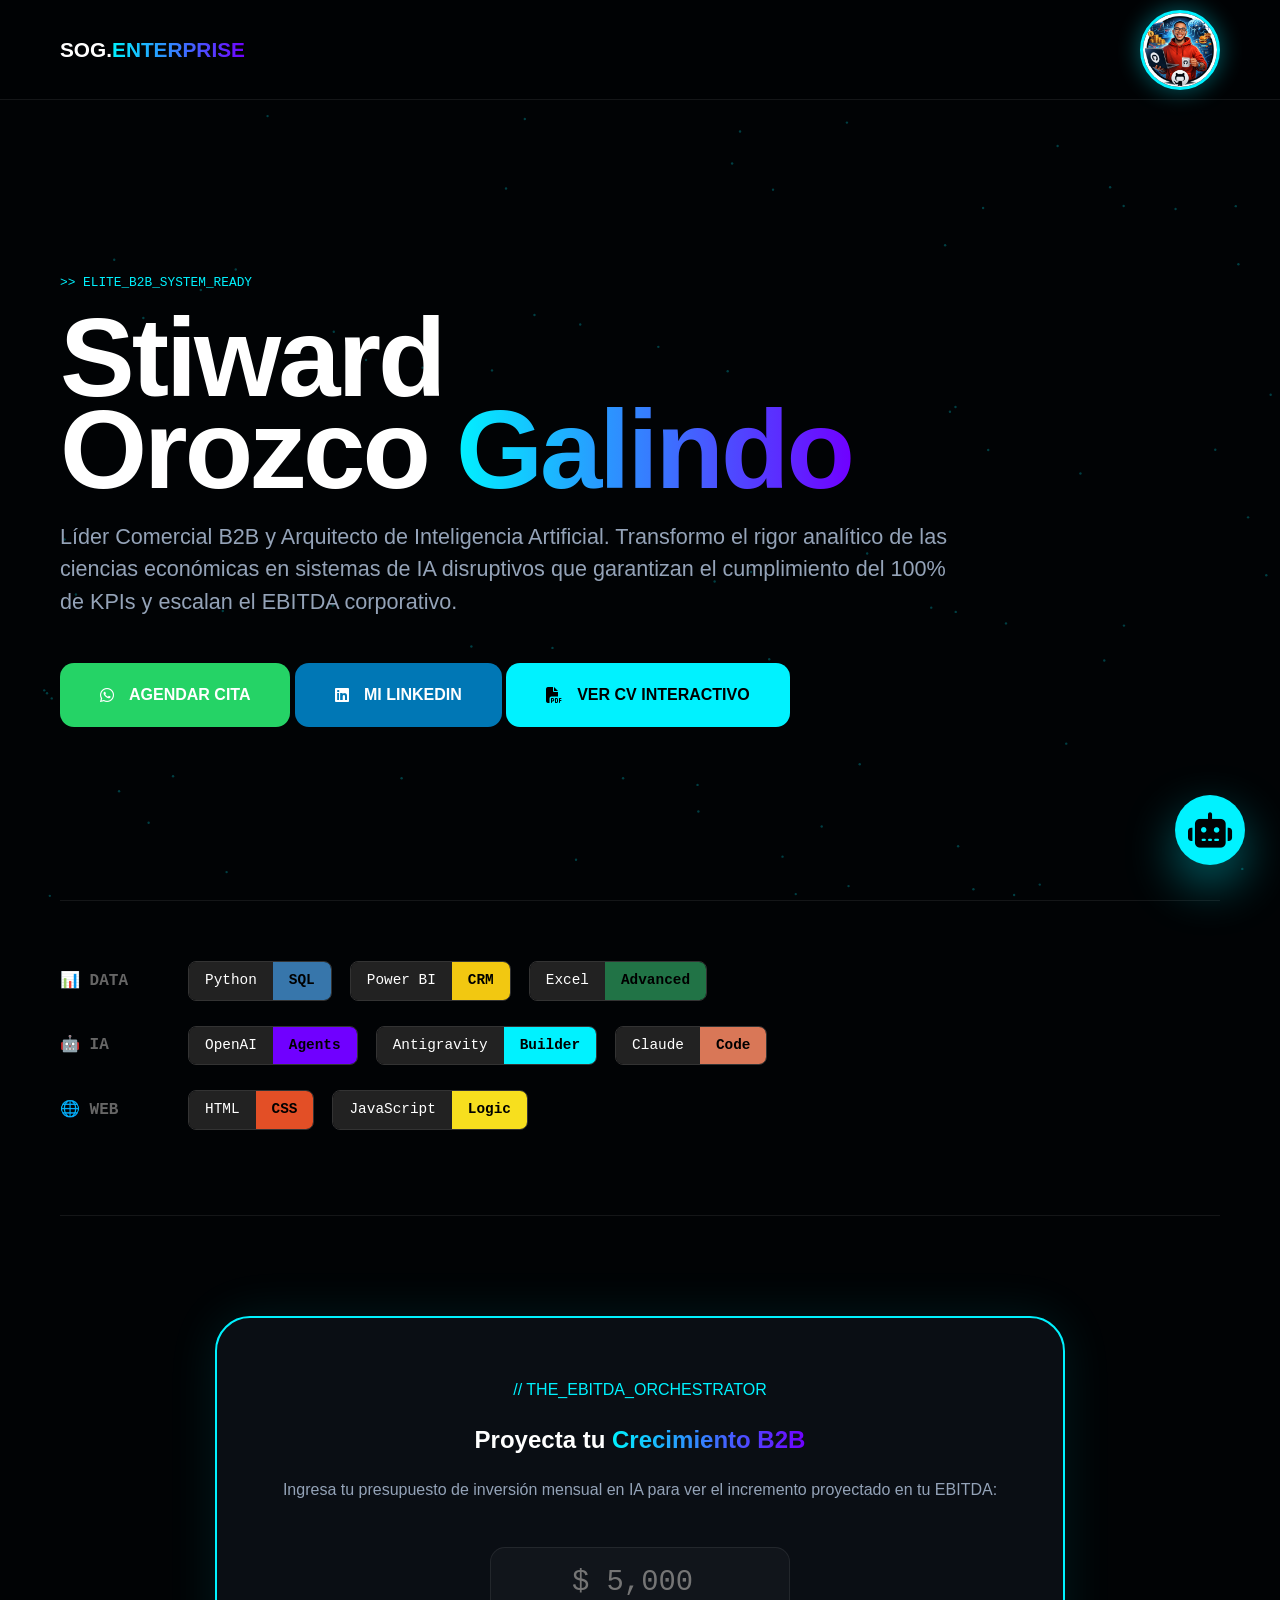
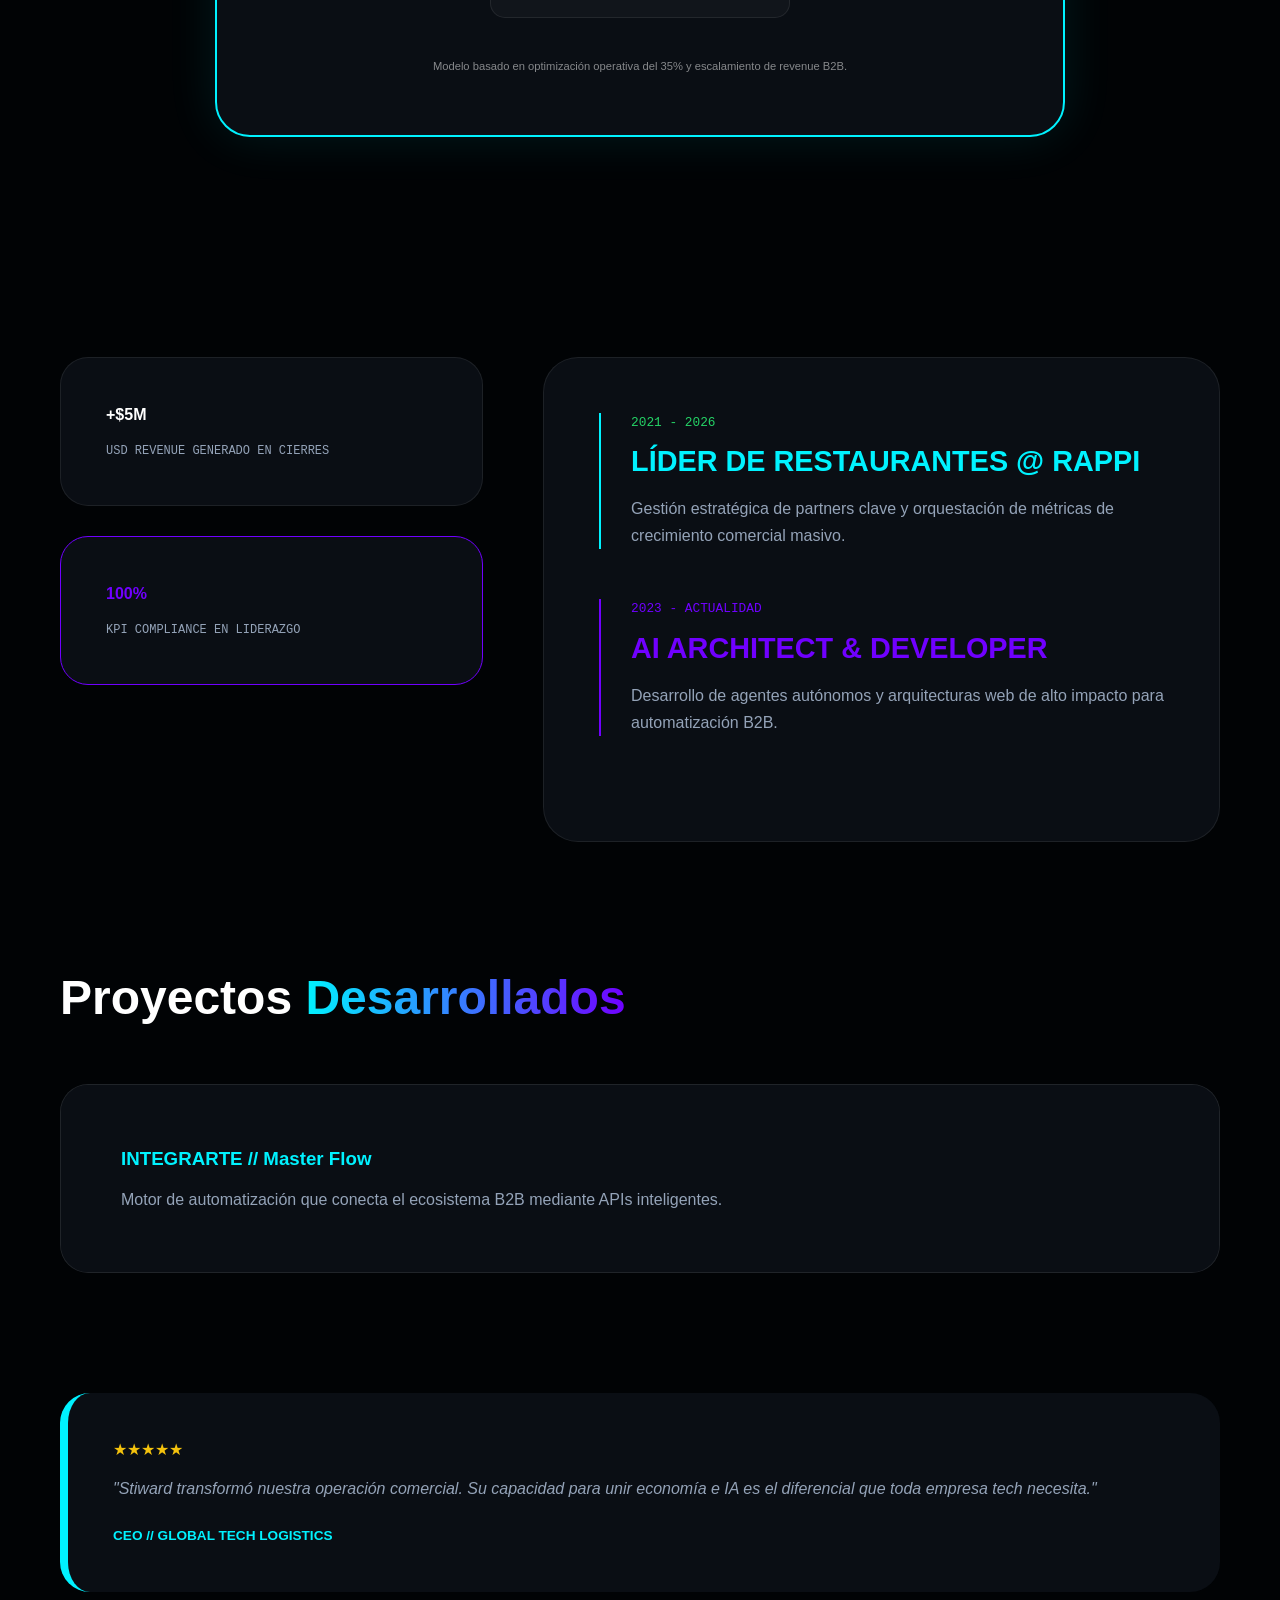
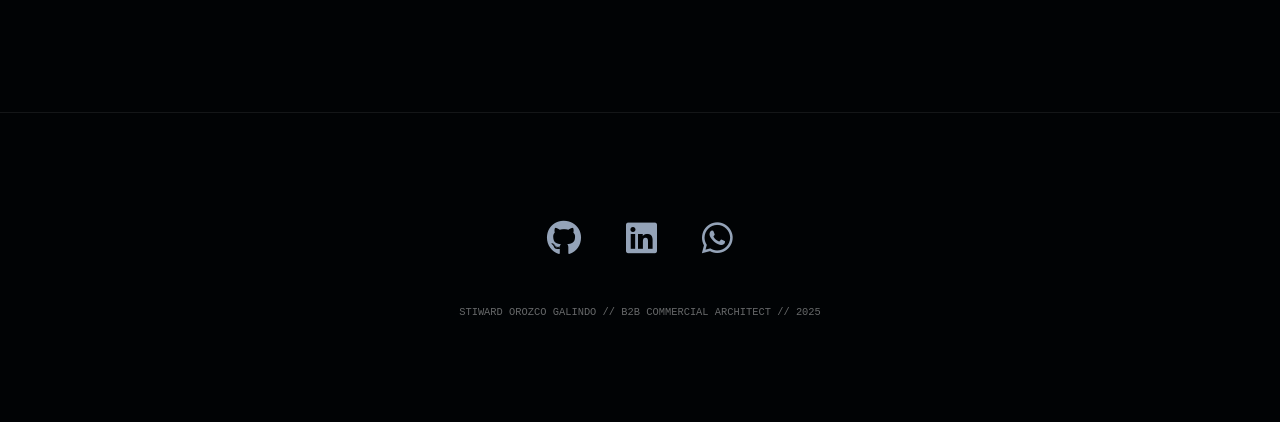
<file: index.html>
<!DOCTYPE html>
<!-- 
  index.html
  Documento principal del portafolio.
  Contiene la estructura base, estilos incrustados críticos y la lógica interactiva
  de la interfaz inicial (Hero, ChatBot, animaciones canvas).
-->
<html lang="es">
<head>
    <meta charset="UTF-8">
    <meta name="viewport" content="width=device-width, initial-scale=1.0">
    <!-- SECURITY HARDENING -->
    <meta http-equiv="Content-Security-Policy" content="default-src 'self' https://fonts.gstatic.com https://cdnjs.cloudflare.com https://fonts.googleapis.com; style-src 'self' 'unsafe-inline' https://fonts.googleapis.com https://cdnjs.cloudflare.com; script-src 'self' 'unsafe-inline'; img-src 'self' data: https:; font-src 'self' https://fonts.gstatic.com https://cdnjs.cloudflare.com;">
    <title>Stiward Orozco Galindo | Elite B2B Commercial Leader & AI Architect</title>
    <!-- Assets -->
    <link href="https://fonts.googleapis.com/css2?family=Plus+Jakarta+Sans:wght@300;400;600;700;800&family=JetBrains+Mono:wght@400;700&display=swap" rel="stylesheet">
    <link rel="stylesheet" href="https://cdnjs.cloudflare.com/ajax/libs/font-awesome/6.4.0/css/all.min.css">
    <style>
        :root {
            --bg: #010305;
            --card: #0a0e14;
            --accent: #00f2ff;
            --purple: #7000ff;
            --success: #25d366;
            --text: #ffffff;
            --text-dim: #94a3b8;
            --border: rgba(255, 255, 255, 0.08);
            --font-main: 'Plus Jakarta Sans', sans-serif;
            --font-mono: 'JetBrains Mono', monospace;
        }

        * { margin: 0; padding: 0; box-sizing: border-box; scroll-behavior: smooth; }
        body { background: var(--bg); color: var(--text); font-family: var(--font-main); overflow-x: hidden; line-height: 1.5; }

        /* NEURAL BACKGROUND */
        #neural-canvas { position: fixed; inset: 0; z-index: -1; opacity: 0.25; pointer-events: none; }

        .container { max-width: 1240px; margin: 0 auto; padding: 0 40px; }
        .gradient-text { background: linear-gradient(90deg, var(--accent), var(--purple)); -webkit-background-clip: text; -webkit-text-fill-color: transparent; }

        /* HOVER LIFT EFFECT */
        .hover-lift { transition: transform 0.4s cubic-bezier(0.175, 0.885, 0.32, 1.275), box-shadow 0.4s ease, border-color 0.4s ease; cursor: pointer; }
        .hover-lift:hover { transform: translateY(-10px) scale(1.02); box-shadow: 0 20px 40px rgba(0, 242, 255, 0.2); border-color: var(--accent) !important; }

        /* AGENT HUD */
        .agent-hud { position: fixed; right: 40px; top: 130px; width: 250px; background: rgba(10, 14, 20, 0.7); border: 1px solid var(--border); border-radius: 12px; padding: 20px; font-family: var(--font-mono); font-size: 0.65rem; z-index: 500; display: none; backdrop-filter: blur(10px); box-shadow: 0 20px 40px rgba(0,0,0,0.5); }
        .hud-line { margin-bottom: 8px; opacity: 0.8; color: var(--accent); }
        .hud-cv-btn { margin-top: 15px; background: var(--accent); color: #000; padding: 10px; border-radius: 8px; display: flex; align-items: center; justify-content: center; gap: 8px; text-decoration: none; font-weight: 800; font-size: 0.7rem; transition: 0.3s; }
        @media (min-width: 1400px) { .agent-hud { display: block; } }

        /* Nav */
        nav { position: fixed; top: 0; width: 100%; height: 100px; background: rgba(1, 3, 5, 0.9); backdrop-filter: blur(25px); z-index: 1000; border-bottom: 1px solid var(--border); }
        nav .container { display: flex; align-items: center; justify-content: space-between; height: 100%; }
        .user-logo { width: 80px; height: 80px; border-radius: 50%; border: 3px solid var(--accent); overflow: hidden; box-shadow: 0 0 25px rgba(0, 242, 255, 0.4); }
        .user-logo img { width: 100%; height: 100%; object-fit: cover; }

        /* Hero */
        .hero { min-height: 100vh; display: flex; flex-direction: column; justify-content: center; padding-top: 100px; position: relative; }
        h1 { font-size: clamp(3rem, 11vw, 7rem); font-weight: 800; line-height: 0.82; margin-bottom: 25px; letter-spacing: -3px; }
        .hero p { font-size: 1.35rem; color: var(--text-dim); max-width: 900px; margin-bottom: 45px; }
        .btn { padding: 20px 40px; border-radius: 14px; font-weight: 800; text-decoration: none; display: inline-flex; align-items: center; gap: 15px; transition: 0.3s; }
        .btn-wa { background: var(--success); color: white; }
        .btn-li { background: #0077b5; color: white; }

        /* TECH ARSENAL */
        .btn-cv { background: var(--accent); color: #000; }
        
        .tech-arsenal { padding: 60px 0; border-top: 1px solid var(--border); border-bottom: 1px solid var(--border); }
        .badge-row { display: flex; flex-wrap: wrap; gap: 18px; margin-bottom: 25px; align-items: center; }
        .badge-label { color: #666; font-family: var(--font-mono); font-size: 1rem; width: 110px; font-weight: 800; }
        .badge-group { display: flex; border-radius: 8px; overflow: hidden; font-family: var(--font-mono); font-size: 0.9rem; border: 1px solid #333; }
        .badge-l { background: #222; color: #fff; padding: 8px 16px; }
        .badge-r { background: var(--accent); color: #000; padding: 8px 16px; font-weight: 800; }

        /* EBITDA ORCHESTRATOR */
        .roi-section { padding: 100px 0; }
        .roi-card { background: var(--card); border: 2px solid var(--accent); padding: 60px; border-radius: 35px; text-align: center; max-width: 850px; margin: 0 auto; box-shadow: 0 0 50px rgba(0, 242, 255, 0.1); }
        .roi-input { background: rgba(255,255,255,0.03); border: 1px solid var(--border); padding: 18px; border-radius: 15px; width: 300px; color: white; font-size: 1.8rem; text-align: center; font-family: var(--font-mono); outline: none; margin: 25px 0; transition: 0.3s; }
        .roi-input:focus { border-color: var(--accent); background: rgba(255,255,255,0.05); }
        .roi-result { font-size: 3.5rem; font-weight: 800; color: var(--success); margin: 25px 0; display: none; line-height: 1; }

        /* Experience */
        .exp-section { padding: 120px 0; display: grid; grid-template-columns: 1fr 1.6fr; gap: 60px; }
        .kpi-box { background: var(--card); border: 1px solid var(--border); padding: 45px; border-radius: 28px; margin-bottom: 30px; }
        .timeline { background: var(--card); border: 1px solid var(--border); padding: 55px; border-radius: 35px; }
        .timeline-item { border-left: 2px solid var(--accent); padding-left: 30px; margin-bottom: 50px; position: relative; }

        /* Projects */
        .projects-section { padding-bottom: 120px; }
        .browser { background: #0d1117; border-radius: 28px; border: 1px solid var(--border); overflow: hidden; margin-top: 50px; }
        .browser-b { padding: 60px; background: #0a0e14; position: relative; }
        .ai-console { background: #010101; border: 1px solid var(--accent); border-radius: 14px; padding: 30px; margin-top: 30px; font-family: var(--font-mono); font-size: 0.85rem; display: none; }

        /* Reviews */
        .reviews-grid { display: grid; grid-template-columns: repeat(auto-fit, minmax(320px, 1fr)); gap: 40px; padding-bottom: 120px; }
        .rev-card { background: var(--card); padding: 45px; border-radius: 30px; border-left: 8px solid var(--accent); }

        /* Footer */
        footer { padding: 100px 0; border-top: 1px solid var(--border); text-align: center; }
        .f-icons { display: flex; justify-content: center; gap: 45px; margin-bottom: 40px; font-size: 2.2rem; }
        .f-icons a { color: var(--text-dim); transition: 0.3s; }

        /* BOT UI */
        .bot-trigger { position: fixed; bottom: 35px; right: 35px; width: 70px; height: 70px; border-radius: 50%; background: var(--accent); color: var(--bg); display: flex; align-items: center; justify-content: center; font-size: 2.2rem; box-shadow: 0 20px 50px rgba(0, 242, 255, 0.4); z-index: 2000; cursor: pointer; transition: 0.3s; }
        .chat-ui { position: fixed; bottom: 120px; right: 35px; width: 400px; background: var(--card); border: 1px solid var(--accent); border-radius: 30px; display: none; flex-direction: column; z-index: 2100; overflow: hidden; box-shadow: 0 60px 150px rgba(0,0,0,1); }
        .chat-h { background: var(--accent); color: var(--bg); padding: 22px; font-weight: 800; display: flex; justify-content: space-between; align-items: center; }
        .chat-b { height: 380px; padding: 25px; overflow-y: auto; display: flex; flex-direction: column; gap: 15px; }
        .chat-f { padding: 20px; background: rgba(0,0,0,0.2); border-top: 1px solid var(--border); display: flex; align-items: center; gap: 15px; }
        .chat-f input { flex: 1; background: rgba(255,255,255,0.05); border: 1px solid var(--border); padding: 14px 20px; border-radius: 12px; color: white; outline: none; transition: 0.3s; }
        .chat-f button { background: var(--accent); border: none; width: 50px; height: 50px; border-radius: 12px; cursor: pointer; color: var(--bg); display: flex; align-items: center; justify-content: center; transition: 0.3s; }
        .m { padding: 15px 20px; border-radius: 18px; max-width: 88%; line-height: 1.5; font-size: 0.95rem; }
        .m-bot { background: rgba(255,255,255,0.06); align-self: flex-start; border-bottom-left-radius: 2px; }
        .m-user { background: var(--purple); align-self: flex-end; border-bottom-right-radius: 2px; }

        @media (max-width: 900px) {
            .exp-section { grid-template-columns: 1fr; }
            h1 { font-size: 3.5rem; }
            .chat-ui { width: 92%; right: 4%; }
            .badge-row { gap: 10px; }
            .badge-label { width: 100%; margin-bottom: 5px; }
        }
    </style>
</head>
<body>
    <canvas id="neural-canvas"></canvas>
    
    <div class="agent-hud" id="hud">
        <div class="hud-line">>> AGENT_ALPHA: SCANNING_MARKET</div>
        <div class="hud-line">>> AGENT_BETA: OPTIMIZING_KPIs</div>
        <div class="hud-line">>> AGENT_SOG: READY_FOR_CLOSING</div>
        <a href="CV_Stiward_Orozco.html" target="_blank" rel="noopener noreferrer" class="hud-cv-btn hover-lift"><i class="fas fa-file-pdf"></i> ACCESS_CV_SYSTEM</a>
    </div>

    <nav>
        <div class="container">
            <div class="logo" style="font-weight: 800; font-size: 1.3rem;">SOG.<span class="gradient-text">ENTERPRISE</span></div>
            <div class="user-logo">
                <img src="Logo.png" alt="Stiward Orozco Logo">
            </div>
        </div>
    </nav>

    <div class="container">
        <section class="hero" id="hero">
            <div style="font-family: var(--font-mono); color: var(--accent); font-size: 0.8rem; margin-bottom: 20px;">>> ELITE_B2B_SYSTEM_READY</div>
            <h1>Stiward <br>Orozco <span class="gradient-text">Galindo</span></h1>
            <p>
                Líder Comercial B2B y Arquitecto de Inteligencia Artificial. 
                Transformo el rigor analítico de las ciencias económicas en sistemas de IA disruptivos que garantizan el cumplimiento del 100% de KPIs y escalan el EBITDA corporativo.
            </p>
            <div class="hero-btns">
                <a href="https://wa.me/573016501742" target="_blank" rel="noopener noreferrer" class="btn btn-wa hover-lift"><i class="fab fa-whatsapp"></i> AGENDAR CITA</a>
                <a href="https://www.linkedin.com/in/stiward-orozco-galindo-39bb95165" target="_blank" rel="noopener noreferrer" class="btn btn-li hover-lift"><i class="fab fa-linkedin"></i> MI LINKEDIN</a>
                <a href="CV_Stiward_Orozco.html" target="_blank" rel="noopener noreferrer" class="btn btn-cv hover-lift"><i class="fas fa-file-pdf"></i> VER CV INTERACTIVO</a>
            </div>
        </section>

        <section class="tech-arsenal">
            <div class="badge-row">
                <div class="badge-label">📊 DATA</div>
                <div class="badge-group hover-lift"><div class="badge-l">Python</div><div class="badge-r" style="background:#3776ab;">SQL</div></div>
                <div class="badge-group hover-lift"><div class="badge-l">Power BI</div><div class="badge-r" style="background:#f2c811; color:black;">CRM</div></div>
                <div class="badge-group hover-lift"><div class="badge-l">Excel</div><div class="badge-r" style="background:#217346;">Advanced</div></div>
            </div>
            <div class="badge-row">
                <div class="badge-label">🤖 IA</div>
                <div class="badge-group hover-lift"><div class="badge-l">OpenAI</div><div class="badge-r" style="background:var(--purple);">Agents</div></div>
                <div class="badge-group hover-lift"><div class="badge-l">Antigravity</div><div class="badge-r" style="background:var(--accent); color:black;">Builder</div></div>
                <div class="badge-group hover-lift"><div class="badge-l">Claude</div><div class="badge-r" style="background:#d97757;">Code</div></div>
            </div>
            <div class="badge-row">
                <div class="badge-label">🌐 WEB</div>
                <div class="badge-group hover-lift"><div class="badge-l">HTML</div><div class="badge-r" style="background:#e34f26;">CSS</div></div>
                <div class="badge-group hover-lift"><div class="badge-l">JavaScript</div><div class="badge-r" style="background:#f7df1e; color:black;">Logic</div></div>
            </div>
        </section>

        <section class="roi-section">
            <div class="roi-card hover-lift">
                <div class="mono" style="color: var(--accent); margin-bottom: 20px;">// THE_EBITDA_ORCHESTRATOR</div>
                <h2>Proyecta tu <span class="gradient-text">Crecimiento B2B</span></h2>
                <p style="color: var(--text-dim); margin: 20px 0;">Ingresa tu presupuesto de inversión mensual en IA para ver el incremento proyectado en tu EBITDA:</p>
                <input type="number" id="roi-val" class="roi-input" placeholder="$ 5,000" oninput="calculateEBITDA()">
                <div id="roi-res" class="roi-result">+$ 17,500 <span style="font-size: 1.2rem; color: var(--text-dim); display: block;">INCREMENTO EBITDA ESTIMADO / MES</span></div>
                <div class="mono" style="opacity: 0.5; font-size: 0.7rem; margin-top: 15px;">Modelo basado en optimización operativa del 35% y escalamiento de revenue B2B.</div>
            </div>
        </section>

        <section class="exp-section">
            <div class="kpi-cards">
                <div class="kpi-box hover-lift">
                    <h4>+$5M</h4>
                    <p style="font-family: var(--font-mono); font-size: 0.75rem; color: var(--text-dim); margin-top: 15px;">USD REVENUE GENERADO EN CIERRES</p>
                </div>
                <div class="kpi-box hover-lift" style="border-color: var(--purple);">
                    <h4 style="color: var(--purple);">100%</h4>
                    <p style="font-family: var(--font-mono); font-size: 0.75rem; color: var(--text-dim); margin-top: 15px;">KPI COMPLIANCE EN LIDERAZGO</p>
                </div>
            </div>
            <div class="timeline hover-lift">
                <div class="timeline-item">
                    <div style="font-family: var(--font-mono); font-size: 0.8rem; color: var(--success); margin-bottom: 8px;">2021 - 2026</div>
                    <h3 style="font-size: 1.8rem; color: var(--accent);">LÍDER DE RESTAURANTES @ RAPPI</h3>
                    <p style="color: var(--text-dim); line-height: 1.7; margin-top: 12px;">Gestión estratégica de partners clave y orquestación de métricas de crecimiento comercial masivo.</p>
                </div>
                <div class="timeline-item" style="border-left-color: var(--purple);">
                    <div style="font-family: var(--font-mono); font-size: 0.8rem; color: var(--purple); margin-bottom: 8px;">2023 - ACTUALIDAD</div>
                    <h3 style="font-size: 1.8rem; color: var(--purple);">AI ARCHITECT & DEVELOPER</h3>
                    <p style="color: var(--text-dim); line-height: 1.7; margin-top: 12px;">Desarrollo de agentes autónomos y arquitecturas web de alto impacto para automatización B2B.</p>
                </div>
            </div>
        </section>

        <h2 style="font-size: 3rem; margin-bottom: 30px;">Proyectos <span class="gradient-text">Desarrollados</span></h2>
        <section class="projects-section">
            <div class="browser hover-lift" onclick="triggerProject('p1')">
                <div class="browser-b">
                    <h3 style="color: var(--accent); margin-bottom: 15px;">INTEGRARTE // Master Flow</h3>
                    <p style="color: var(--text-dim);">Motor de automatización que conecta el ecosistema B2B mediante APIs inteligentes.</p>
                    <div id="p1" class="ai-console">
                        <div style="color: var(--accent);">[BOOTING_AGENT_SOG]</div>
                        >> Procesando 12,000 logs de entrada...<br>
                        <div style="color: var(--success); margin-top: 10px;">>> RESULT: Operación optimizada al 88%.</div>
                    </div>
                </div>
            </div>
        </section>

        <section class="reviews-grid">
            <div class="rev-card hover-lift">
                <div style="color:#f4c20d; margin-bottom: 15px;">★★★★★</div>
                <p style="font-style:italic; color:var(--text-dim);">"Stiward transformó nuestra operación comercial. Su capacidad para unir economía e IA es el diferencial que toda empresa tech necesita."</p>
                <div style="margin-top: 25px; font-weight: 800; color: var(--accent); font-size: 0.85rem;">CEO // GLOBAL TECH LOGISTICS</div>
            </div>
        </section>
    </div>

    <footer>
        <div class="container">
            <div class="f-icons">
                <a href="https://github.com/stiflerGlindo" target="_blank" rel="noopener noreferrer" class="hover-lift"><i class="fab fa-github"></i></a>
                <a href="https://www.linkedin.com/in/stiward-orozco-galindo-39bb95165" target="_blank" rel="noopener noreferrer" class="hover-lift"><i class="fab fa-linkedin"></i></a>
                <a href="https://wa.me/573016501742" target="_blank" rel="noopener noreferrer" class="hover-lift"><i class="fab fa-whatsapp"></i></a>
            </div>
            <p style="font-family: var(--font-mono); font-size: 0.65rem; opacity: 0.4;">STIWARD OROZCO GALINDO // B2B COMMERCIAL ARCHITECT // 2025</p>
        </div>
    </footer>

    <div class="bot-trigger hover-lift" onclick="toggleChat()"><i class="fas fa-robot"></i></div>
    <div class="chat-ui" id="chat-ui">
        <div class="chat-h">
            <span>SOG_OS // AI_ASSISTANT</span>
            <span onclick="toggleChat()" style="cursor: pointer;"><i class="fas fa-times"></i></span>
        </div>
        <div class="chat-b" id="chat-logs">
            <div class="m m-bot">Hola. Soy el asistente de Stiward. ¿Deseas escalar tu rentabilidad o descargar su CV profesional hoy?</div>
        </div>
        <div class="chat-f">
            <input type="text" id="chat-in" placeholder="Escribe tu requerimiento comercial...">
            <button onclick="sendChat()" class="hover-lift"><i class="fas fa-paper-plane"></i></button>
        </div>
    </div>

    <script>
        /**
         * Utilidad de saneamiento de entradas.
         * Convierte cualquier cadena en texto plano seguro para evitar inyecciones HTML.
         * 
         * @param {string} str - Texto de entrada.
         * @returns {string} Texto seguro.
         */
        function sanitize(str) {
            const temp = document.createElement('div');
            temp.textContent = str;
            return temp.innerHTML;
        }

        /**
         * Calcula y proyecta el EBITDA basándose en la inversión ingresada por el usuario.
         * Actualiza el DOM para mostrar el resultado formateado.
         */
        function calculateEBITDA() {
            const val = document.getElementById('roi-val').value;
            const res = document.getElementById('roi-res');
            if(val > 0) {
                const boost = (val * 3.5).toLocaleString();
                res.innerHTML = `+$ ${boost} <span style="font-size: 1.2rem; color: var(--text-dim); display: block;">INCREMENTO EBITDA ESTIMADO / MES</span>`;
                res.style.display = 'block';
            } else { res.style.display = 'none'; }
        }

        // Configuración y animación del fondo de red neuronal (Canvas)
        const canvas = document.getElementById('neural-canvas');
        const ctx = canvas.getContext('2d');
        let particles = [];
        canvas.width = window.innerWidth; 
        canvas.height = window.innerHeight;
        
        /**
         * Clase Particle
         * Representa un nodo en la animación de red neuronal de fondo.
         */
        class Particle {
            constructor() {
                this.x = Math.random() * canvas.width; 
                this.y = Math.random() * canvas.height;
                this.vx = (Math.random() - 0.5) * 0.4; 
                this.vy = (Math.random() - 0.5) * 0.4;
            }
            /** Actualiza la posición de la partícula rebotando en los bordes. */
            update() {
                this.x += this.vx; this.y += this.vy;
                if(this.x < 0 || this.x > canvas.width) this.vx *= -1;
                if(this.y < 0 || this.y > canvas.height) this.vy *= -1;
            }
            /** Dibuja la partícula en el canvas. */
            draw() { 
                ctx.beginPath(); 
                ctx.arc(this.x, this.y, 1.2, 0, Math.PI * 2); 
                ctx.fillStyle = '#00f2ff'; 
                ctx.fill(); 
            }
        }
        
        // Inicializa el arreglo de partículas
        for(let i=0; i<85; i++) particles.push(new Particle());
        
        /**
         * Bucle principal de animación para el canvas.
         */
        function animate() {
            ctx.clearRect(0,0,canvas.width, canvas.height);
            particles.forEach(p => { p.update(); p.draw(); });
            requestAnimationFrame(animate);
        }
        animate();

        /**
         * Alterna la visibilidad de la ventana del chat UI.
         */
        function toggleChat() {
            const ui = document.getElementById('chat-ui');
            ui.style.display = (ui.style.display === 'flex') ? 'none' : 'flex';
        }

        /**
         * Procesa el envío de mensajes por parte del usuario en el chat.
         * Renderiza la respuesta simulada del bot.
         */
        function sendChat() {
            const input = document.getElementById('chat-in');
            const logs = document.getElementById('chat-logs');
            const rawQ = input.value.trim();
            if(!rawQ) return;
            
            // Sanitizamos el texto del usuario para evitar XSS en el chat
            const q = sanitize(rawQ).toLowerCase();
            const uM = document.createElement('div'); 
            uM.className = 'm m-user'; 
            uM.innerText = rawQ;
            
            logs.appendChild(uM); 
            input.value = "";
            
            // Simula el tiempo de respuesta del bot
            setTimeout(() => {
                const bM = document.createElement('div'); 
                bM.className = 'm m-bot';
                let r = "Analizando tu requerimiento corporativo... Stiward puede escalar tu rentabilidad mediante arquitecturas de IA.";
                
                if(q.includes("si") || q.includes("cita") || q.includes("cv") || q.includes("hoja")) {
                    r += "<br><br><a href='CV_Stiward_Orozco.html' target='_blank' rel='noopener noreferrer' style='display:inline-block; background:var(--accent); color:black; padding:12px 18px; border-radius:12px; text-decoration:none; font-weight:800; margin-right:10px;'>VER CV INTERACTIVO</a>";
                    r += "<a href='https://wa.me/573016501742' target='_blank' rel='noopener noreferrer' style='display:inline-block; background:var(--success); color:white; padding:12px 18px; border-radius:12px; text-decoration:none; font-weight:800;'>WHATSAPP</a>";
                }
                bM.innerHTML = r; 
                logs.appendChild(bM); 
                logs.scrollTop = logs.scrollHeight;
            }, 800);
            
            logs.scrollTop = logs.scrollHeight;
        }
        
        // Listener para enviar mensaje presionando Enter
        document.getElementById('chat-in').addEventListener('keypress', (e) => { 
            if(e.key === 'Enter') sendChat(); 
        });

        /**
         * Despliega o colapsa el detalle de un proyecto en la consola interactiva.
         * 
         * @param {string} id - El ID de la consola de proyecto a alternar.
         */
        function triggerProject(id) {
            const el = document.getElementById(id);
            el.style.display = (el.style.display === 'block') ? 'none' : 'block';
        }
    </script>
</body>
</html>
</file>
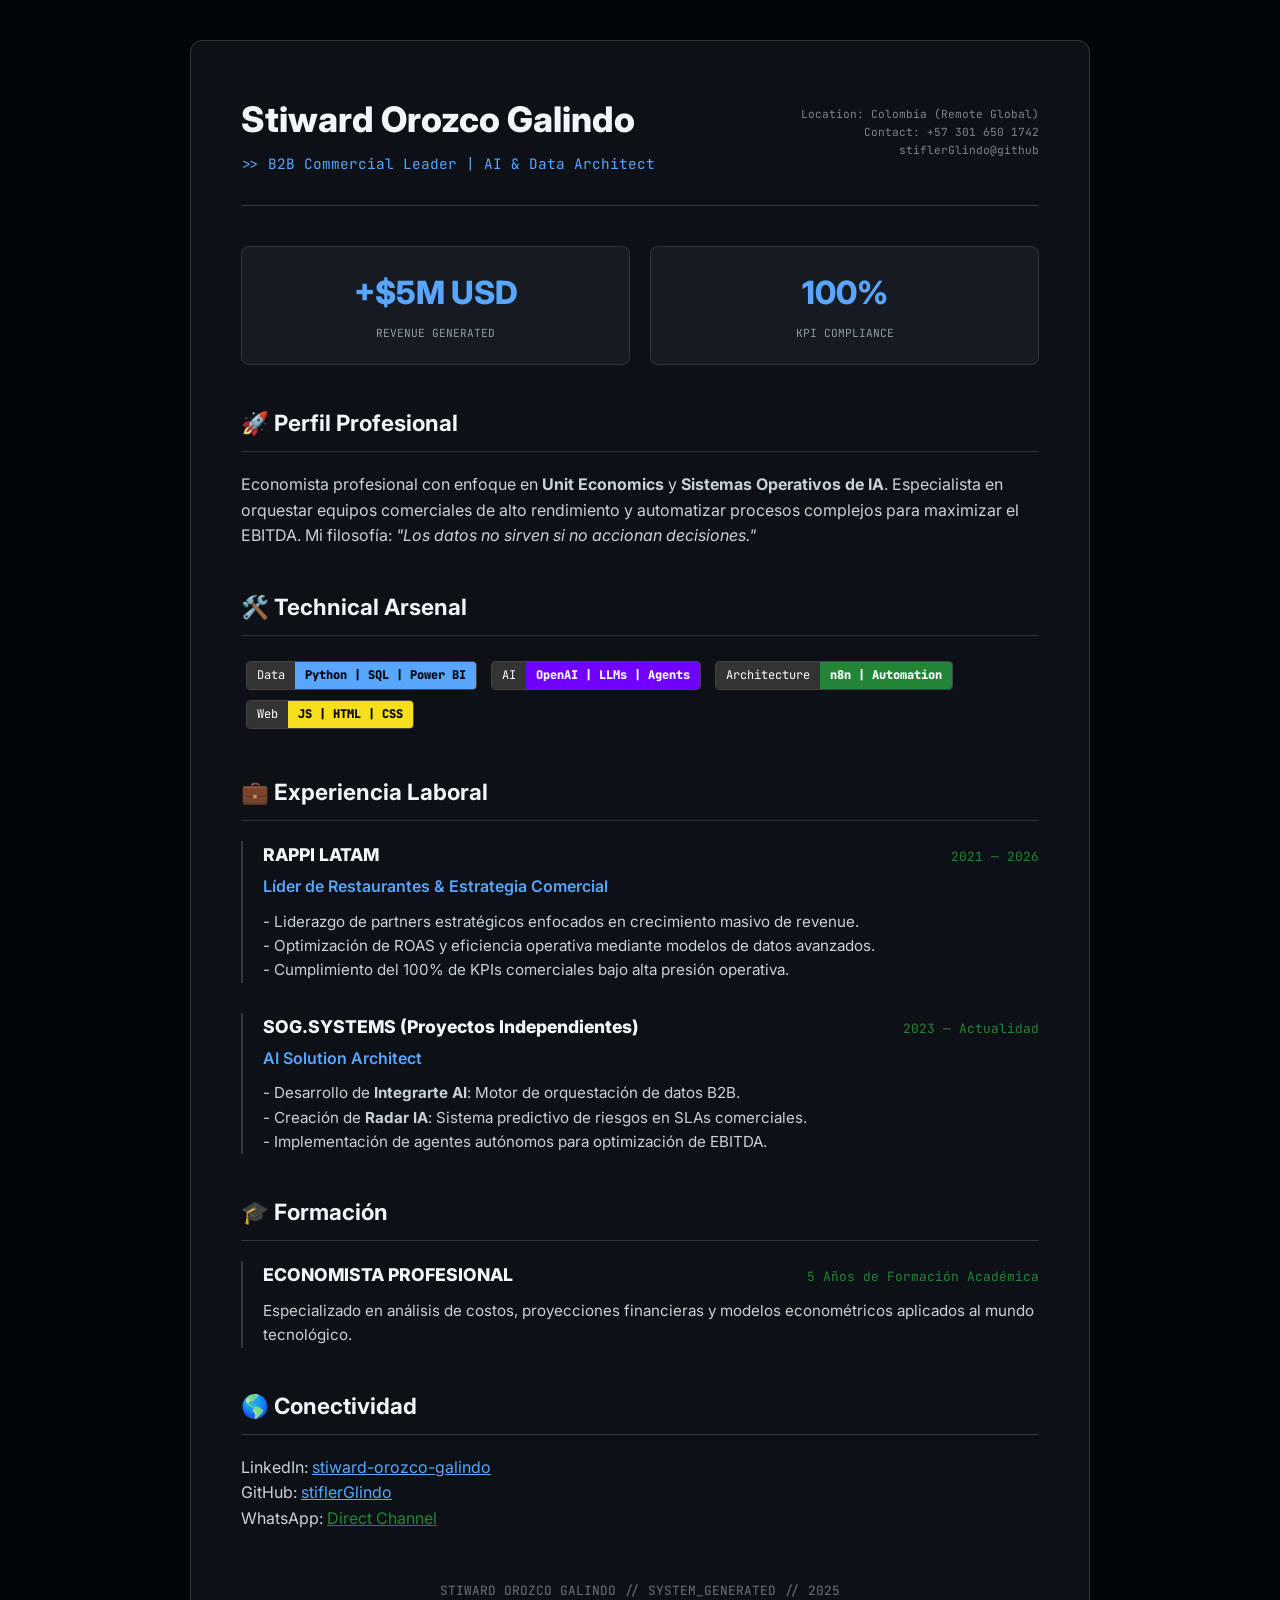
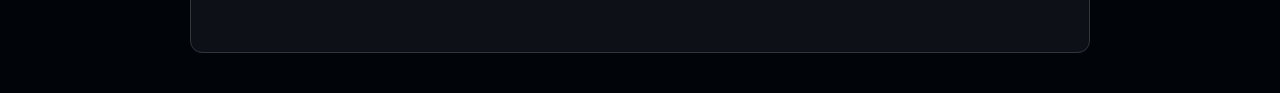
<file: CV_Stiward_Orozco.html>
<!DOCTYPE html>
<html lang="es">
<head>
    <meta charset="UTF-8">
    <meta name="viewport" content="width=device-width, initial-scale=1.0">
    <title>CV | Stiward Orozco Galindo | Elite AI & Data Strategist</title>
    <link href="https://fonts.googleapis.com/css2?family=JetBrains+Mono:wght@400;700&family=Inter:wght@300;400;600;800&display=swap" rel="stylesheet">
    <link rel="stylesheet" href="https://cdnjs.cloudflare.com/ajax/libs/font-awesome/6.4.0/css/all.min.css">
    <style>
        :root {
            --gh-bg: #0d1117;
            --gh-border: #30363d;
            --gh-text: #c9d1d9;
            --gh-header: #f0f6fc;
            --accent: #58a6ff;
            --success: #238636;
        }

        * { margin: 0; padding: 0; box-sizing: border-box; }
        body { background: #010409; color: var(--gh-text); font-family: 'Inter', sans-serif; line-height: 1.6; padding: 40px 20px; }
        .cv-container { max-width: 900px; margin: 0 auto; background: var(--gh-bg); border: 1px solid var(--gh-border); border-radius: 12px; padding: 50px; position: relative; }
        
        .gh-header { border-bottom: 1px solid var(--gh-border); padding-bottom: 30px; margin-bottom: 40px; display: flex; align-items: center; justify-content: space-between; }
        h1 { color: var(--gh-header); font-size: 2.2rem; font-weight: 800; margin-bottom: 5px; }
        .tagline { color: var(--accent); font-family: 'JetBrains Mono'; font-size: 0.9rem; }

        .section-title { color: var(--gh-header); font-size: 1.4rem; border-bottom: 1px solid var(--gh-border); padding-bottom: 10px; margin: 40px 0 20px; display: flex; align-items: center; gap: 15px; }
        
        .badge-group { display: inline-flex; border-radius: 4px; overflow: hidden; font-family: 'JetBrains Mono'; font-size: 0.75rem; border: 1px solid #444; margin: 5px; }
        .badge-l { background: #333; color: white; padding: 4px 10px; }
        .badge-r { background: var(--accent); color: black; padding: 4px 10px; font-weight: 800; }

        .exp-item { margin-bottom: 30px; padding-left: 20px; border-left: 2px solid var(--gh-border); }
        .exp-item:hover { border-left-color: var(--accent); }
        .exp-h { display: flex; justify-content: space-between; align-items: baseline; }
        .exp-title { color: var(--gh-header); font-weight: 800; font-size: 1.1rem; }
        .exp-date { color: var(--success); font-family: 'JetBrains Mono'; font-size: 0.8rem; }
        .exp-role { color: var(--accent); font-weight: 600; display: block; margin-top: 5px; }
        .exp-desc { margin-top: 10px; font-size: 0.95rem; }

        .kpi-grid { display: grid; grid-template-columns: 1fr 1fr; gap: 20px; margin-bottom: 40px; }
        .kpi-card { background: #161b22; border: 1px solid var(--gh-border); padding: 20px; border-radius: 8px; text-align: center; }
        .kpi-val { font-size: 2rem; font-weight: 800; color: var(--accent); display: block; }
        .kpi-label { font-size: 0.7rem; font-family: 'JetBrains Mono'; opacity: 0.7; }

        .footer { text-align: center; margin-top: 50px; opacity: 0.5; font-size: 0.8rem; font-family: 'JetBrains Mono'; }
        
        @media print {
            body { padding: 0; background: white; color: black; }
            .cv-container { border: none; width: 100%; max-width: 100%; }
            .gh-bg { background: white; }
            .gh-text { color: #333; }
        }
    </style>
</head>
<body>
    <div class="cv-container">
        <header class="gh-header">
            <div>
                <h1>Stiward Orozco Galindo</h1>
                <div class="tagline">>> B2B Commercial Leader | AI & Data Architect</div>
            </div>
            <div style="font-family: 'JetBrains Mono'; font-size: 0.7rem; text-align: right; opacity: 0.6;">
                Location: Colombia (Remote Global)<br>
                Contact: +57 301 650 1742<br>
                stiflerGlindo@github
            </div>
        </header>

        <div class="kpi-grid">
            <div class="kpi-card">
                <span class="kpi-val">+$5M USD</span>
                <span class="kpi-label">REVENUE GENERATED</span>
            </div>
            <div class="kpi-card">
                <span class="kpi-val">100%</span>
                <span class="kpi-label">KPI COMPLIANCE</span>
            </div>
        </div>

        <h2 class="section-title">🚀 Perfil Profesional</h2>
        <p>Economista profesional con enfoque en <strong>Unit Economics</strong> y <strong>Sistemas Operativos de IA</strong>. Especialista en orquestar equipos comerciales de alto rendimiento y automatizar procesos complejos para maximizar el EBITDA. Mi filosofía: <em>"Los datos no sirven si no accionan decisiones."</em></p>

        <h2 class="section-title">🛠️ Technical Arsenal</h2>
        <div class="badge-row">
            <div class="badge-group"><div class="badge-l">Data</div><div class="badge-r">Python | SQL | Power BI</div></div>
            <div class="badge-group"><div class="badge-l">AI</div><div class="badge-r" style="background:#7000ff; color:white;">OpenAI | LLMs | Agents</div></div>
            <div class="badge-group"><div class="badge-l">Architecture</div><div class="badge-r" style="background:#238636; color:white;">n8n | Automation</div></div>
            <div class="badge-group"><div class="badge-l">Web</div><div class="badge-r" style="background:#f7df1e; color:black;">JS | HTML | CSS</div></div>
        </div>

        <h2 class="section-title">💼 Experiencia Laboral</h2>
        
        <div class="exp-item">
            <div class="exp-h">
                <span class="exp-title">RAPPI LATAM</span>
                <span class="exp-date">2021 — 2026</span>
            </div>
            <span class="exp-role">Líder de Restaurantes & Estrategia Comercial</span>
            <div class="exp-desc">
                - Liderazgo de partners estratégicos enfocados en crecimiento masivo de revenue.<br>
                - Optimización de ROAS y eficiencia operativa mediante modelos de datos avanzados.<br>
                - Cumplimiento del 100% de KPIs comerciales bajo alta presión operativa.
            </div>
        </div>

        <div class="exp-item">
            <div class="exp-h">
                <span class="exp-title">SOG.SYSTEMS (Proyectos Independientes)</span>
                <span class="exp-date">2023 — Actualidad</span>
            </div>
            <span class="exp-role">AI Solution Architect</span>
            <div class="exp-desc">
                - Desarrollo de <strong>Integrarte AI</strong>: Motor de orquestación de datos B2B.<br>
                - Creación de <strong>Radar IA</strong>: Sistema predictivo de riesgos en SLAs comerciales.<br>
                - Implementación de agentes autónomos para optimización de EBITDA.
            </div>
        </div>

        <h2 class="section-title">🎓 Formación</h2>
        <div class="exp-item">
            <div class="exp-h">
                <span class="exp-title">ECONOMISTA PROFESIONAL</span>
                <span class="exp-date">5 Años de Formación Académica</span>
            </div>
            <p class="exp-desc">Especializado en análisis de costos, proyecciones financieras y modelos econométricos aplicados al mundo tecnológico.</p>
        </div>

        <h2 class="section-title">🌎 Conectividad</h2>
        <p>LinkedIn: <a href="https://www.linkedin.com/in/stiward-orozco-galindo-39bb95165" style="color:var(--accent);">stiward-orozco-galindo</a></p>
        <p>GitHub: <a href="https://github.com/stiflerGlindo" style="color:var(--accent);">stiflerGlindo</a></p>
        <p>WhatsApp: <a href="https://wa.me/573016501742" style="color:var(--success);">Direct Channel</a></p>

        <div class="footer">
            STIWARD OROZCO GALINDO // SYSTEM_GENERATED // 2025
        </div>
    </div>
</body>
</html>
</file>
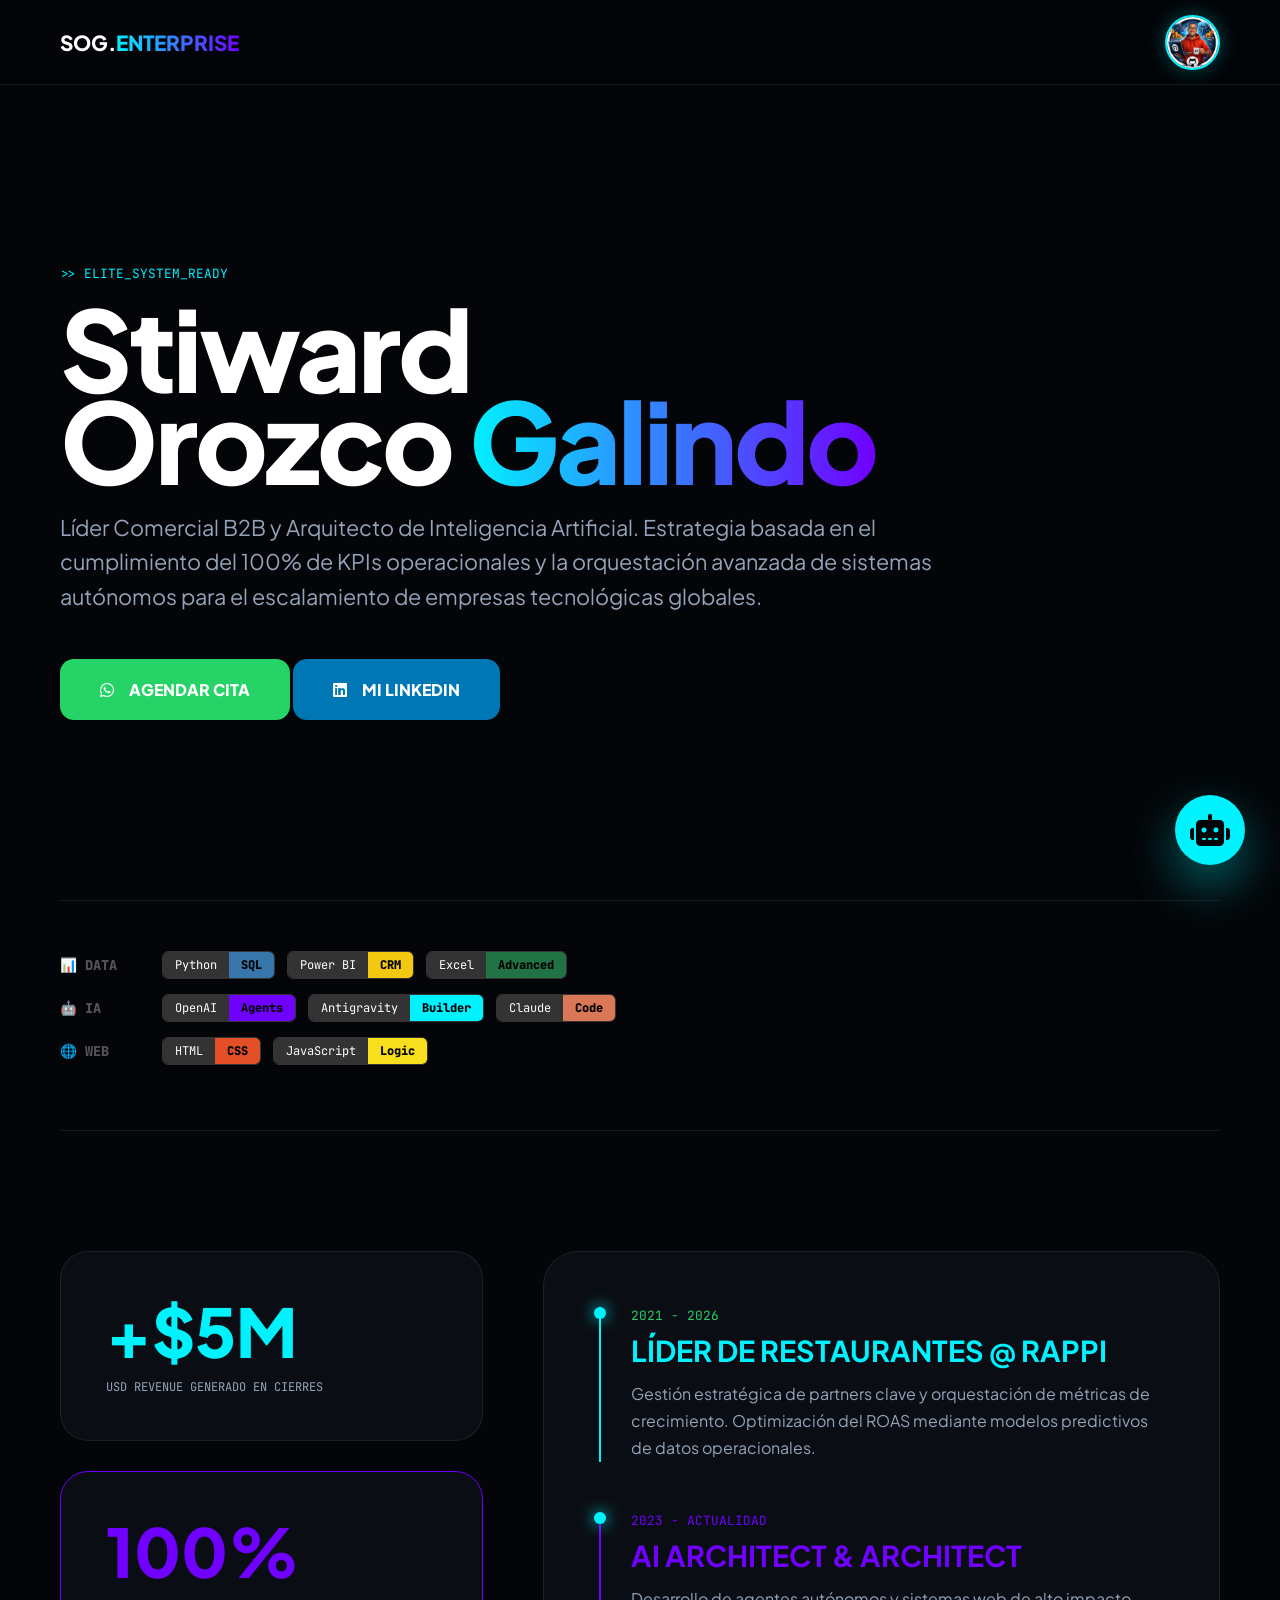
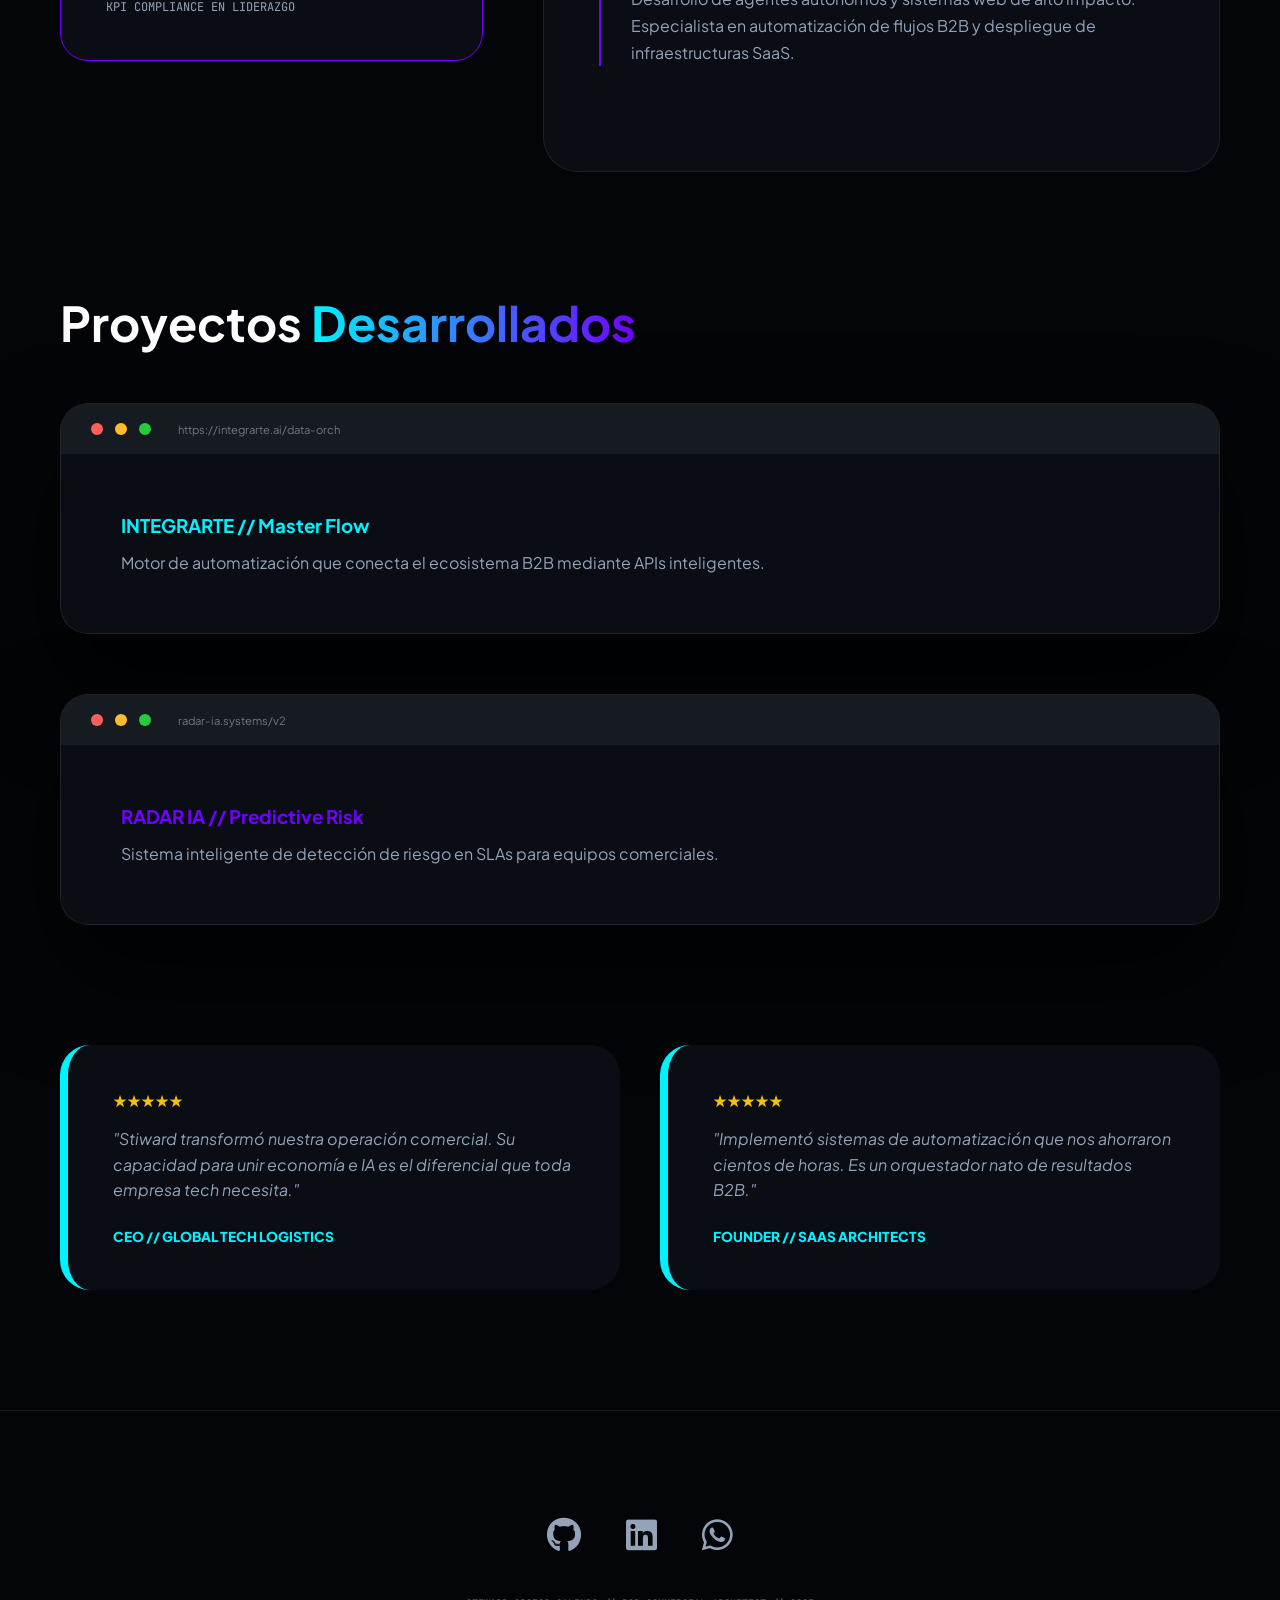
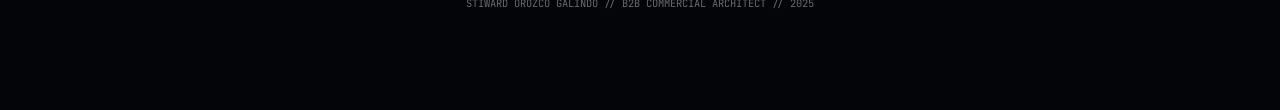
<file: index_maestro_final.html>
<!DOCTYPE html>
<html lang="es">
<head>
    <meta charset="UTF-8">
    <meta name="viewport" content="width=device-width, initial-scale=1.0">
    <title>Stiward Orozco Galindo | Elite B2B Commercial Leader & AI Architect</title>
    <!-- Assets -->
    <link href="https://fonts.googleapis.com/css2?family=Plus+Jakarta+Sans:wght@300;400;600;700;800&family=JetBrains+Mono:wght@400;700&display=swap" rel="stylesheet">
    <link rel="stylesheet" href="https://cdnjs.cloudflare.com/ajax/libs/font-awesome/6.4.0/css/all.min.css">
    <style>
        :root {
            --bg: #030508;
            --card: #0a0e14;
            --accent: #00f2ff;
            --purple: #7000ff;
            --success: #25d366;
            --text: #ffffff;
            --text-dim: #94a3b8;
            --border: rgba(255, 255, 255, 0.08);
            --font-main: 'Plus Jakarta Sans', sans-serif;
            --font-mono: 'JetBrains Mono', monospace;
        }

        * { margin: 0; padding: 0; box-sizing: border-box; scroll-behavior: smooth; }
        body { background: var(--bg); color: var(--text); font-family: var(--font-main); overflow-x: hidden; }

        /* Floating Animation Utility */
        .hover-lift { transition: transform 0.4s cubic-bezier(0.175, 0.885, 0.32, 1.275), box-shadow 0.4s ease, border-color 0.4s ease; cursor: pointer; }
        .hover-lift:hover { transform: translateY(-10px) scale(1.02); box-shadow: 0 20px 40px rgba(0, 242, 255, 0.15); border-color: var(--accent) !important; }

        .container { max-width: 1240px; margin: 0 auto; padding: 0 40px; }
        .gradient-text { background: linear-gradient(90deg, var(--accent), var(--purple)); -webkit-background-clip: text; -webkit-text-fill-color: transparent; }

        /* Nav */
        nav { position: fixed; top: 0; width: 100%; height: 85px; background: rgba(3, 5, 8, 0.9); backdrop-filter: blur(25px); z-index: 1000; border-bottom: 1px solid var(--border); }
        nav .container { display: flex; align-items: center; justify-content: space-between; height: 100%; }
        .user-logo { width: 55px; height: 55px; border-radius: 50%; border: 2px solid var(--accent); overflow: hidden; box-shadow: 0 0 20px rgba(0, 242, 255, 0.3); }
        .user-logo img { width: 100%; height: 100%; object-fit: cover; }

        /* Hero */
        .hero { min-height: 100vh; display: flex; flex-direction: column; justify-content: center; padding-top: 85px; position: relative; }
        h1 { font-size: clamp(3rem, 11vw, 7rem); font-weight: 800; line-height: 0.82; margin-bottom: 25px; letter-spacing: -3px; }
        .hero p { font-size: 1.35rem; color: var(--text-dim); max-width: 900px; line-height: 1.6; margin-bottom: 45px; }
        .btn { padding: 20px 40px; border-radius: 14px; font-weight: 800; text-decoration: none; display: inline-flex; align-items: center; gap: 15px; transition: 0.3s; font-size: 1rem; }
        .btn-wa { background: var(--success); color: white; }
        .btn-li { background: #0077b5; color: white; }
        .btn:hover { transform: scale(1.05); filter: brightness(1.1); }

        /* Tech Badges */
        .tech-arsenal { padding: 50px 0; border-top: 1px solid var(--border); border-bottom: 1px solid var(--border); }
        .badge-row { display: flex; flex-wrap: wrap; gap: 12px; margin-bottom: 15px; align-items: center; }
        .badge-label { color: #555; font-family: var(--font-mono); font-size: 0.85rem; width: 90px; font-weight: 800; }
        .badge-group { display: flex; border-radius: 6px; overflow: hidden; font-family: var(--font-mono); font-size: 0.75rem; border: 1px solid #333; transition: 0.3s; }
        .badge-group:hover { transform: scale(1.1); border-color: var(--accent); }
        .badge-l { background: #333; color: #fff; padding: 5px 12px; }
        .badge-r { background: var(--accent); color: #000; padding: 5px 12px; font-weight: 800; }

        /* Experience Dashboard */
        .exp-section { padding: 120px 0; display: grid; grid-template-columns: 1fr 1.6fr; gap: 60px; }
        .kpi-cards { display: flex; flex-direction: column; gap: 30px; }
        .kpi-box { background: var(--card); border: 1px solid var(--border); padding: 45px; border-radius: 28px; }
        .kpi-box h4 { font-size: 4.2rem; font-weight: 800; color: var(--accent); line-height: 1; }
        .timeline { background: var(--card); border: 1px solid var(--border); padding: 55px; border-radius: 35px; }
        .timeline-item { border-left: 2px solid var(--accent); padding-left: 30px; margin-bottom: 50px; position: relative; }
        .timeline-item::after { content: ''; position: absolute; left: -7px; top: 0; width: 12px; height: 12px; border-radius: 50%; background: var(--accent); box-shadow: 0 0 15px var(--accent); }

        /* Proyectos Desarrollados */
        .projects-section { padding-bottom: 120px; }
        .browser { background: #0d1117; border-radius: 28px; border: 1px solid var(--border); overflow: hidden; margin-top: 50px; box-shadow: 0 50px 100px rgba(0,0,0,0.7); }
        .browser-h { background: #161b22; padding: 18px 30px; display: flex; align-items: center; gap: 12px; }
        .dot { width: 12px; height: 12px; border-radius: 50%; }
        .browser-b { padding: 60px; background: #0a0e14; position: relative; }
        .ai-console { background: #010101; border: 1px solid var(--accent); border-radius: 14px; padding: 30px; margin-top: 30px; font-family: var(--font-mono); font-size: 0.85rem; display: none; animation: slideIn 0.5s ease forwards; }
        @keyframes slideIn { from { opacity: 0; transform: translateY(20px); } to { opacity: 1; transform: translateY(0); } }

        /* Reviews */
        .reviews-grid { display: grid; grid-template-columns: repeat(auto-fit, minmax(320px, 1fr)); gap: 40px; padding-bottom: 120px; }
        .rev-card { background: var(--card); padding: 45px; border-radius: 30px; border-left: 8px solid var(--accent); }

        /* Footer */
        footer { padding: 100px 0; border-top: 1px solid var(--border); text-align: center; }
        .f-icons { display: flex; justify-content: center; gap: 45px; margin-bottom: 40px; font-size: 2.2rem; }
        .f-icons a { color: var(--text-dim); transition: 0.3s; }
        .f-icons a:hover { color: var(--accent); transform: scale(1.2) rotate(5deg); }

        /* Elite Chat Bot */
        .bot-trigger { position: fixed; bottom: 35px; right: 35px; width: 70px; height: 70px; border-radius: 50%; background: var(--accent); color: var(--bg); display: flex; align-items: center; justify-content: center; font-size: 2rem; box-shadow: 0 20px 50px rgba(0, 242, 255, 0.4); z-index: 2000; cursor: pointer; transition: 0.3s; }
        .bot-trigger:hover { transform: scale(1.1) rotate(-15deg); }
        .chat-ui { position: fixed; bottom: 120px; right: 35px; width: 380px; background: var(--card); border: 1px solid var(--accent); border-radius: 28px; display: none; flex-direction: column; z-index: 2100; overflow: hidden; box-shadow: 0 50px 120px rgba(0,0,0,0.9); }
        .chat-h { background: var(--accent); color: var(--bg); padding: 20px; font-weight: 800; display: flex; justify-content: space-between; }
        .chat-b { height: 350px; padding: 25px; overflow-y: auto; display: flex; flex-direction: column; gap: 15px; font-size: 0.9rem; }
        .m { padding: 14px 18px; border-radius: 14px; max-width: 85%; line-height: 1.5; }
        .m-bot { background: rgba(255,255,255,0.05); align-self: flex-start; border-bottom-left-radius: 2px; }
        .m-user { background: var(--purple); align-self: flex-end; border-bottom-right-radius: 2px; }
        .chat-f { padding: 20px; border-top: 1px solid var(--border); display: flex; gap: 12px; }
        .chat-f input { flex: 1; background: transparent; border: 1px solid var(--border); padding: 12px; border-radius: 10px; color: white; outline: none; }
        .chat-f button { background: var(--accent); border: none; padding: 12px 20px; border-radius: 10px; cursor: pointer; }

        @media (max-width: 900px) {
            .exp-section { grid-template-columns: 1fr; }
            h1 { font-size: 3.5rem; }
            .chat-ui { width: 90%; right: 5%; bottom: 100px; }
        }
    </style>
</head>
<body>
    <nav>
        <div class="container">
            <div class="logo" style="font-weight: 800; font-size: 1.3rem;">SOG.<span class="gradient-text">ENTERPRISE</span></div>
            <div class="user-logo">
                <img src="Logo.png" alt="Stiward Orozco Logo">
            </div>
        </div>
    </nav>

    <div class="container">
        <!-- HERO -->
        <section class="hero" id="hero">
            <div style="font-family: var(--font-mono); color: var(--accent); font-size: 0.8rem; margin-bottom: 20px;">>> ELITE_SYSTEM_READY</div>
            <h1>Stiward <br>Orozco <span class="gradient-text">Galindo</span></h1>
            <p>
                Líder Comercial B2B y Arquitecto de Inteligencia Artificial. 
                Estrategia basada en el cumplimiento del 100% de KPIs operacionales y la orquestación avanzada de sistemas autónomos para el escalamiento de empresas tecnológicas globales.
            </p>
            <div class="hero-btns">
                <a href="https://wa.me/573016501742" target="_blank" class="btn btn-wa hover-lift"><i class="fab fa-whatsapp"></i> AGENDAR CITA</a>
                <a href="https://www.linkedin.com/in/stiward-orozco-galindo-39bb95165" target="_blank" class="btn btn-li hover-lift"><i class="fab fa-linkedin"></i> MI LINKEDIN</a>
            </div>
        </section>

        <!-- TECH ARSENAL -->
        <section class="tech-arsenal">
            <div class="badge-row">
                <div class="badge-label">📊 DATA</div>
                <div class="badge-group"><div class="badge-l">Python</div><div class="badge-r" style="background:#3776ab;">SQL</div></div>
                <div class="badge-group"><div class="badge-l">Power BI</div><div class="badge-r" style="background:#f2c811; color:black;">CRM</div></div>
                <div class="badge-group"><div class="badge-l">Excel</div><div class="badge-r" style="background:#217346;">Advanced</div></div>
            </div>
            <div class="badge-row">
                <div class="badge-label">🤖 IA</div>
                <div class="badge-group"><div class="badge-l">OpenAI</div><div class="badge-r" style="background:var(--purple);">Agents</div></div>
                <div class="badge-group"><div class="badge-l">Antigravity</div><div class="badge-r" style="background:var(--accent); color:black;">Builder</div></div>
                <div class="badge-group"><div class="badge-l">Claude</div><div class="badge-r" style="background:#d97757;">Code</div></div>
            </div>
            <div class="badge-row">
                <div class="badge-label">🌐 WEB</div>
                <div class="badge-group"><div class="badge-l">HTML</div><div class="badge-r" style="background:#e34f26;">CSS</div></div>
                <div class="badge-group"><div class="badge-l">JavaScript</div><div class="badge-r" style="background:#f7df1e; color:black;">Logic</div></div>
            </div>
        </section>

        <!-- EXPERIENCE PRIORITY -->
        <section class="exp-section">
            <div class="kpi-cards">
                <div class="kpi-box hover-lift">
                    <h4>+$5M</h4>
                    <p style="font-family: var(--font-mono); font-size: 0.75rem; color: var(--text-dim); margin-top: 15px;">USD REVENUE GENERADO EN CIERRES</p>
                </div>
                <div class="kpi-box hover-lift" style="border-color: var(--purple);">
                    <h4 style="color: var(--purple);">100%</h4>
                    <p style="font-family: var(--font-mono); font-size: 0.75rem; color: var(--text-dim); margin-top: 15px;">KPI COMPLIANCE EN LIDERAZGO</p>
                </div>
            </div>
            <div class="timeline hover-lift">
                <div class="timeline-item">
                    <div style="font-family: var(--font-mono); font-size: 0.8rem; color: var(--success); margin-bottom: 8px;">2021 - 2026</div>
                    <h3 style="font-size: 1.8rem; color: var(--accent);">LÍDER DE RESTAURANTES @ RAPPI</h3>
                    <p style="color: var(--text-dim); line-height: 1.7; margin-top: 12px;">Gestión estratégica de partners clave y orquestación de métricas de crecimiento. Optimización del ROAS mediante modelos predictivos de datos operacionales.</p>
                </div>
                <div class="timeline-item" style="border-left-color: var(--purple);">
                    <div style="font-family: var(--font-mono); font-size: 0.8rem; color: var(--purple); margin-bottom: 8px;">2023 - ACTUALIDAD</div>
                    <h3 style="font-size: 1.8rem; color: var(--purple);">AI ARCHITECT & ARCHITECT</h3>
                    <p style="color: var(--text-dim); line-height: 1.7; margin-top: 12px;">Desarrollo de agentes autónomos y sistemas web de alto impacto. Especialista en automatización de flujos B2B y despliegue de infraestructuras SaaS.</p>
                </div>
            </div>
        </section>

        <!-- PROYECTOS DESARROLLADOS -->
        <h2 style="font-size: 3rem; margin-bottom: 30px;">Proyectos <span class="gradient-text">Desarrollados</span></h2>
        <section class="projects-section">
            <div class="browser hover-lift" onclick="triggerProject('p1')">
                <div class="browser-h">
                    <div class="dot" style="background:#ff5f56;"></div>
                    <div class="dot" style="background:#ffbd2e;"></div>
                    <div class="dot" style="background:#27c93f;"></div>
                    <span class="mono" style="margin-left: 15px; opacity: 0.4; font-size: 0.7rem;">https://integrarte.ai/data-orch</span>
                </div>
                <div class="browser-b">
                    <h3 style="color: var(--accent); margin-bottom: 15px;">INTEGRARTE // Master Flow</h3>
                    <p style="color: var(--text-dim);">Motor de automatización que conecta el ecosistema B2B mediante APIs inteligentes.</p>
                    <div id="p1" class="ai-console">
                        <div style="color: var(--accent);">[BOOTING_AGENT_SOG]</div>
                        >> Conectando Hubspot con OpenAI Workflow...<br>
                        >> Procesando 12,000 logs de entrada...<br>
                        <div style="color: var(--success); margin-top: 10px;">>> RESULT: Operación optimizada al 88%.</div>
                    </div>
                </div>
            </div>

            <div class="browser hover-lift" style="margin-top: 60px;" onclick="triggerProject('p2')">
                <div class="browser-h">
                    <div class="dot" style="background:#ff5f56;"></div>
                    <div class="dot" style="background:#ffbd2e;"></div>
                    <div class="dot" style="background:#27c93f;"></div>
                    <span class="mono" style="margin-left: 15px; opacity: 0.4; font-size: 0.7rem;">radar-ia.systems/v2</span>
                </div>
                <div class="browser-b">
                    <h3 style="color: var(--purple); margin-bottom: 15px;">RADAR IA // Predictive Risk</h3>
                    <p style="color: var(--text-dim);">Sistema inteligente de detección de riesgo en SLAs para equipos comerciales.</p>
                    <div id="p2" class="ai-console" style="border-color: var(--purple);">
                        <div style="color: var(--purple);">[SCANNING_ZONES]</div>
                        >> Detectando latencia en drivers Zona Sur...<br>
                        >> Ejecutando reasignación por IA...<br>
                        <div style="color: var(--accent); margin-top: 10px;">>> STATUS: SLA Protegido (99.8%).</div>
                    </div>
                </div>
            </div>
        </section>

        <!-- REVIEWS -->
        <section class="reviews-grid">
            <div class="rev-card hover-lift">
                <div style="color:#f4c20d; margin-bottom: 15px;">★★★★★</div>
                <p style="font-style:italic; color:var(--text-dim); line-height: 1.6;">"Stiward transformó nuestra operación comercial. Su capacidad para unir economía e IA es el diferencial que toda empresa tech necesita."</p>
                <div style="margin-top: 25px; font-weight: 800; color: var(--accent); font-size: 0.85rem;">CEO // GLOBAL TECH LOGISTICS</div>
            </div>
            <div class="rev-card hover-lift">
                <div style="color:#f4c20d; margin-bottom: 15px;">★★★★★</div>
                <p style="font-style:italic; color:var(--text-dim); line-height: 1.6;">"Implementó sistemas de automatización que nos ahorraron cientos de horas. Es un orquestador nato de resultados B2B."</p>
                <div style="margin-top: 25px; font-weight: 800; color: var(--accent); font-size: 0.85rem;">FOUNDER // SAAS ARCHITECTS</div>
            </div>
        </section>
    </div>

    <!-- FOOTER -->
    <footer>
        <div class="container">
            <div class="f-icons">
                <a href="https://github.com/stiflerGlindo" target="_blank"><i class="fab fa-github"></i></a>
                <a href="https://www.linkedin.com/in/stiward-orozco-galindo-39bb95165" target="_blank"><i class="fab fa-linkedin"></i></a>
                <a href="https://wa.me/573016501742" target="_blank"><i class="fab fa-whatsapp"></i></a>
            </div>
            <p style="font-family: var(--font-mono); font-size: 0.65rem; opacity: 0.4;">STIWARD OROZCO GALINDO // B2B COMMERCIAL ARCHITECT // 2025</p>
        </div>
    </footer>

    <!-- ELITE BOT -->
    <div class="bot-trigger" onclick="toggleChat()"><i class="fas fa-robot"></i></div>
    <div class="chat-ui" id="chat-ui">
        <div class="chat-h">
            <span>SOG_OS // AI_ASSISTANT</span>
            <span onclick="toggleChat()" style="cursor: pointer;">×</span>
        </div>
        <div class="chat-b" id="chat-logs">
            <div class="m m-bot">Hola. Soy el asistente estratégico de Stiward. ¿Deseas optimizar tu operación comercial o agendar una cita de negocio hoy?</div>
        </div>
        <div class="chat-f">
            <input type="text" id="chat-in" placeholder="Analizar requerimiento...">
            <button onclick="sendChat()"><i class="fas fa-paper-plane"></i></button>
        </div>
    </div>

    <script>
        function toggleChat() {
            const ui = document.getElementById('chat-ui');
            ui.style.display = (ui.style.display === 'flex') ? 'none' : 'flex';
        }

        function sendChat() {
            const input = document.getElementById('chat-in');
            const logs = document.getElementById('chat-logs');
            const q = input.value.trim().toLowerCase();
            if(!q) return;

            const uM = document.createElement('div');
            uM.className = 'm m-user';
            uM.innerText = input.value;
            logs.appendChild(uM);
            input.value = "";

            setTimeout(() => {
                const bM = document.createElement('div');
                bM.className = 'm m-bot';
                let r = "Analizando tu requerimiento comercial... Stiward puede optimizar tu operación. ¿Te gustaría agendar una cita directa por WhatsApp?";
                if(q.includes("cita") || q.includes("agenda") || q.includes("si") || q.includes("optimiza") || q.includes("negocio")) {
                    r = "He detectado una oportunidad de escalamiento. Accede aquí para agendar directamente: <br><br><a href='https://wa.me/573016501742' target='_blank' style='display:inline-block; background:var(--success); color:white; padding:10px 15px; border-radius:10px; text-decoration:none; font-weight:800;'>AGENDAR WHATSAPP</a>";
                    bM.innerHTML = r;
                } else {
                    bM.innerText = r;
                }
                logs.appendChild(bM);
                logs.scrollTop = logs.scrollHeight;
            }, 800);
            logs.scrollTop = logs.scrollHeight;
        }

        function triggerProject(id) {
            const el = document.getElementById(id);
            el.style.display = (el.style.display === 'block') ? 'none' : 'block';
        }
    </script>
</body>
</html>
</file>
